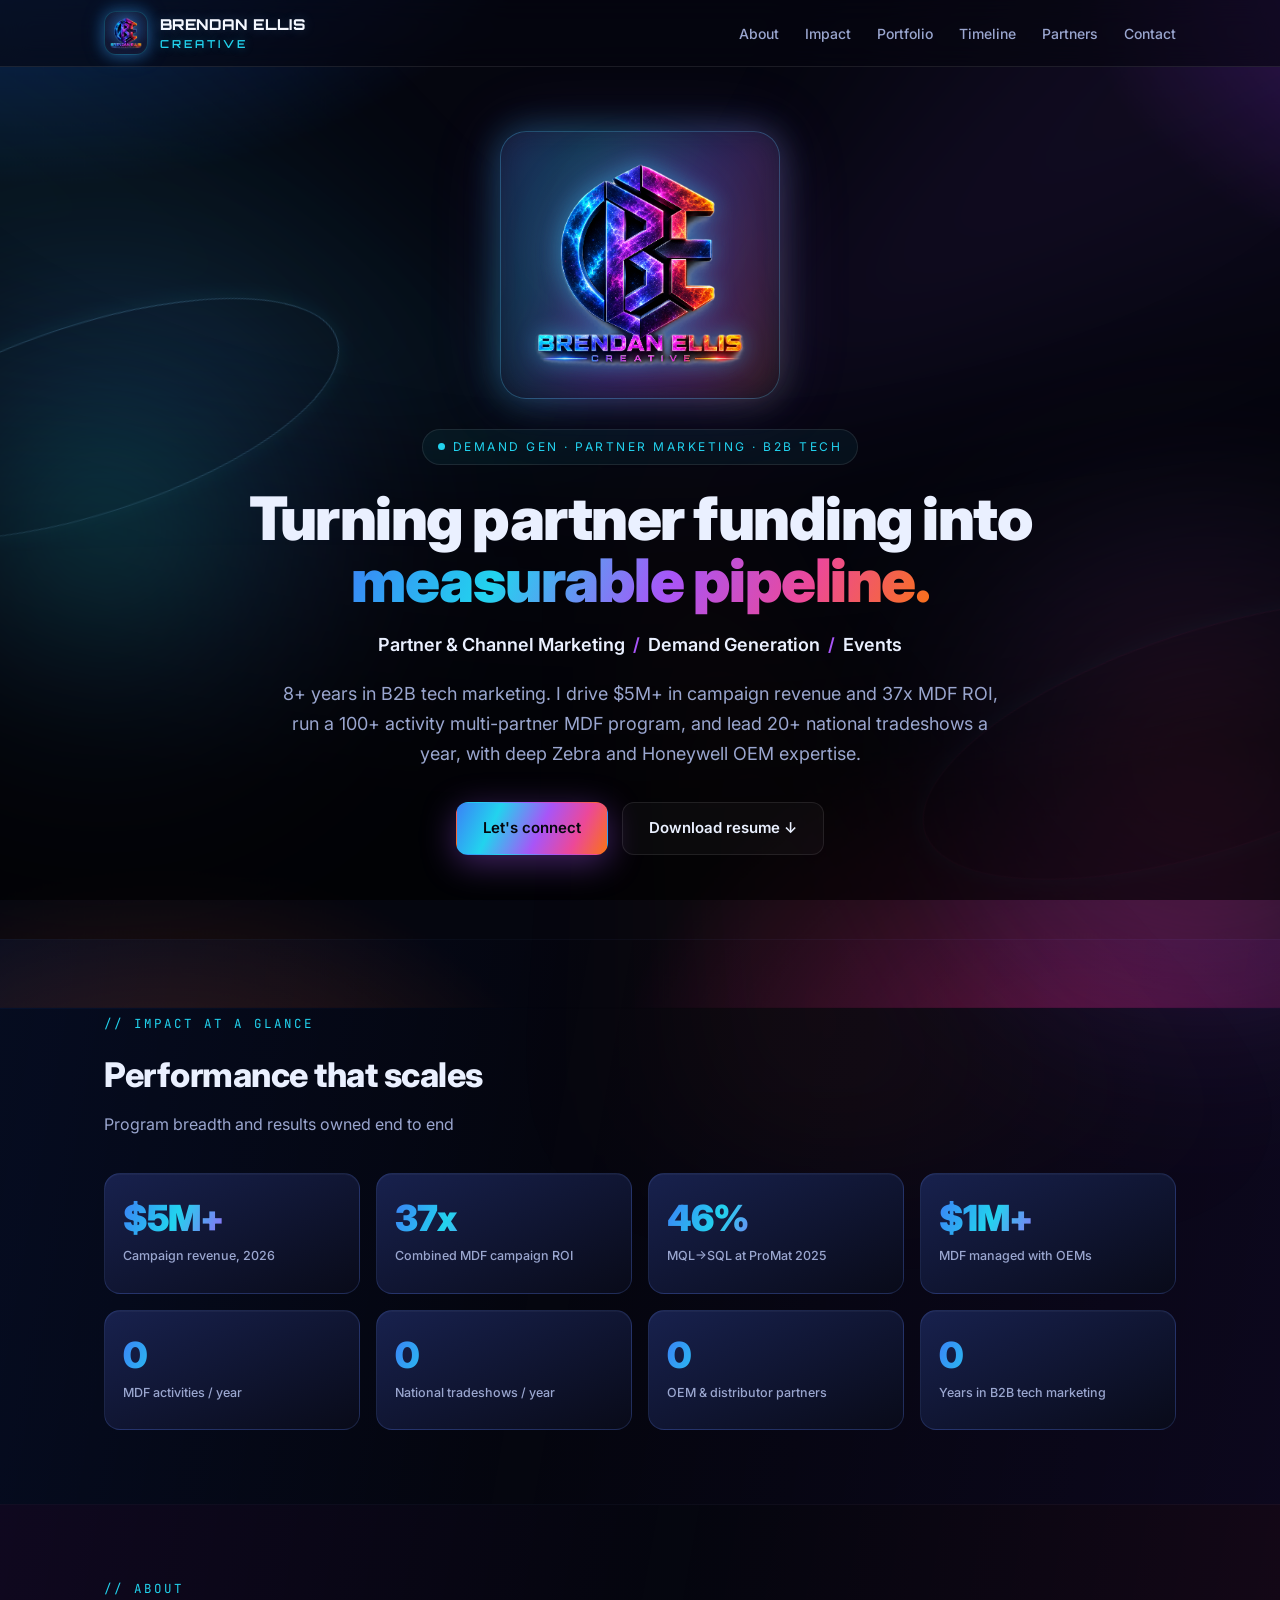
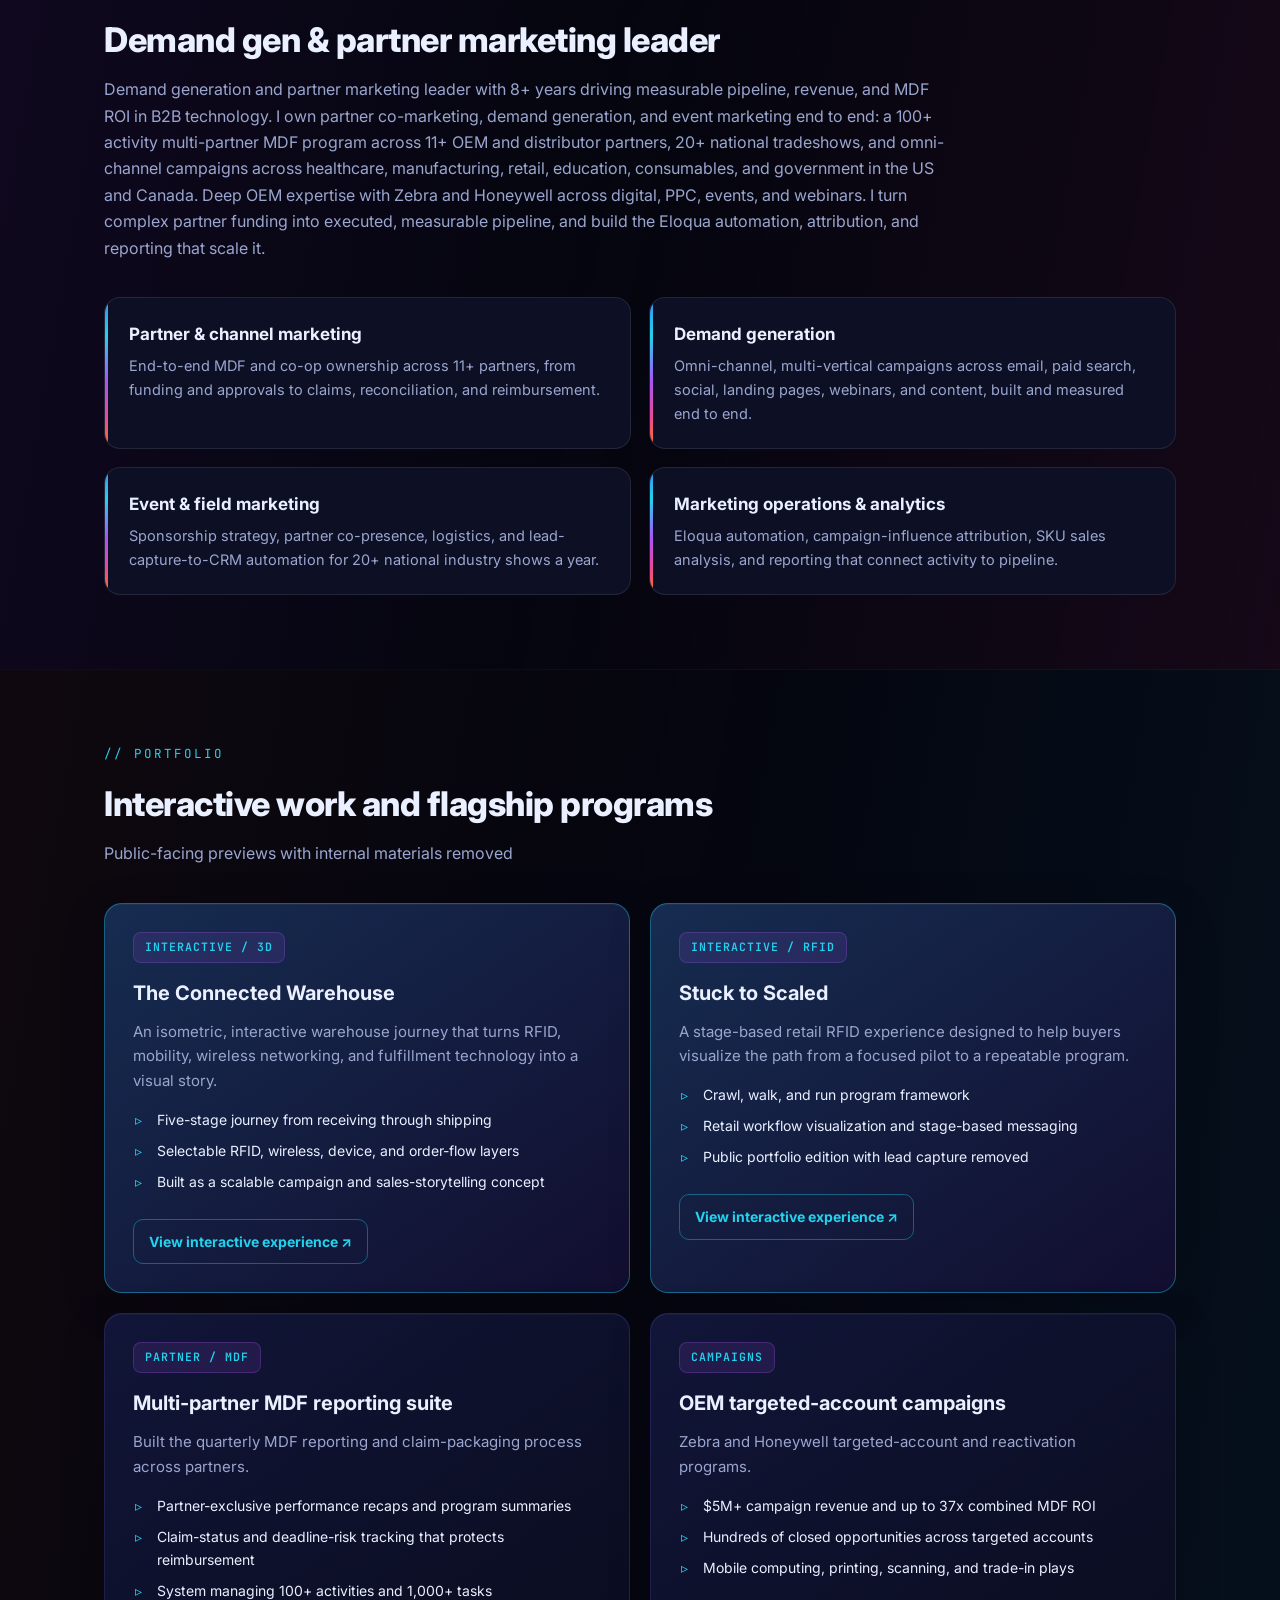
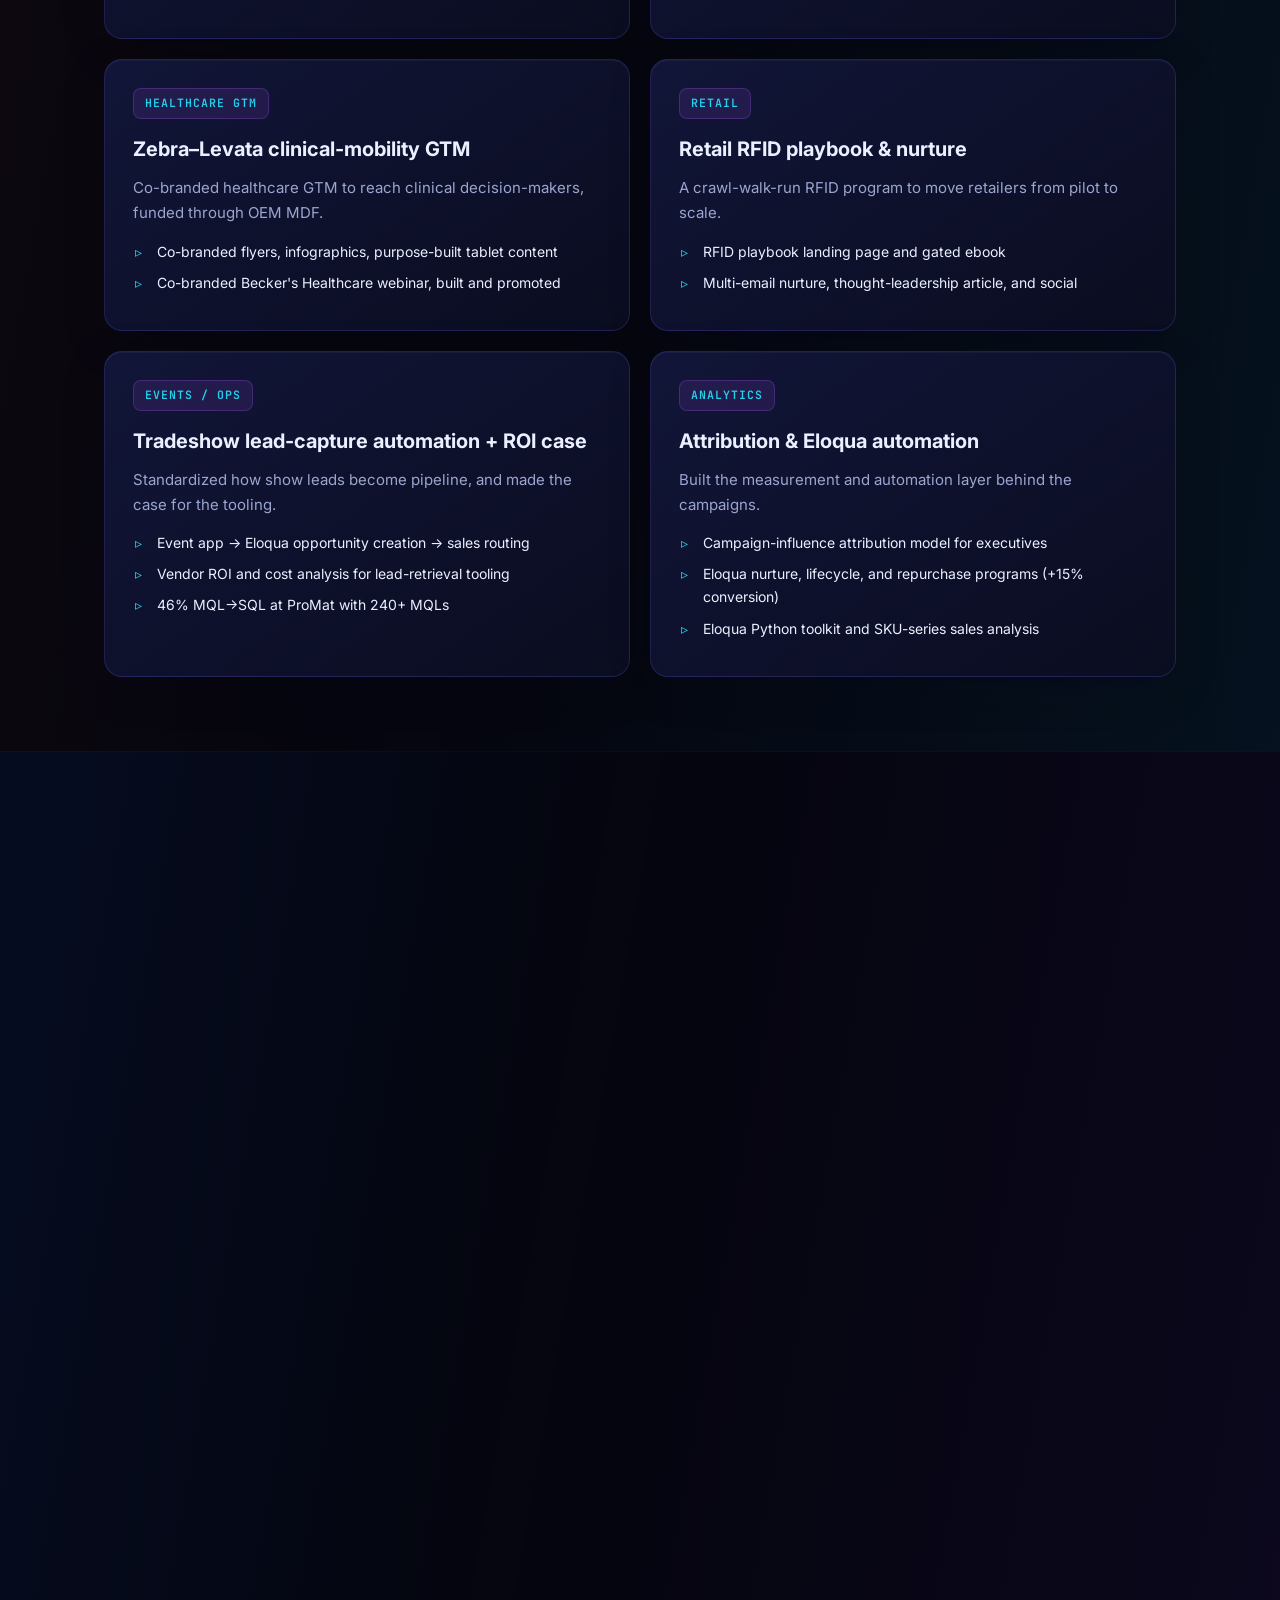
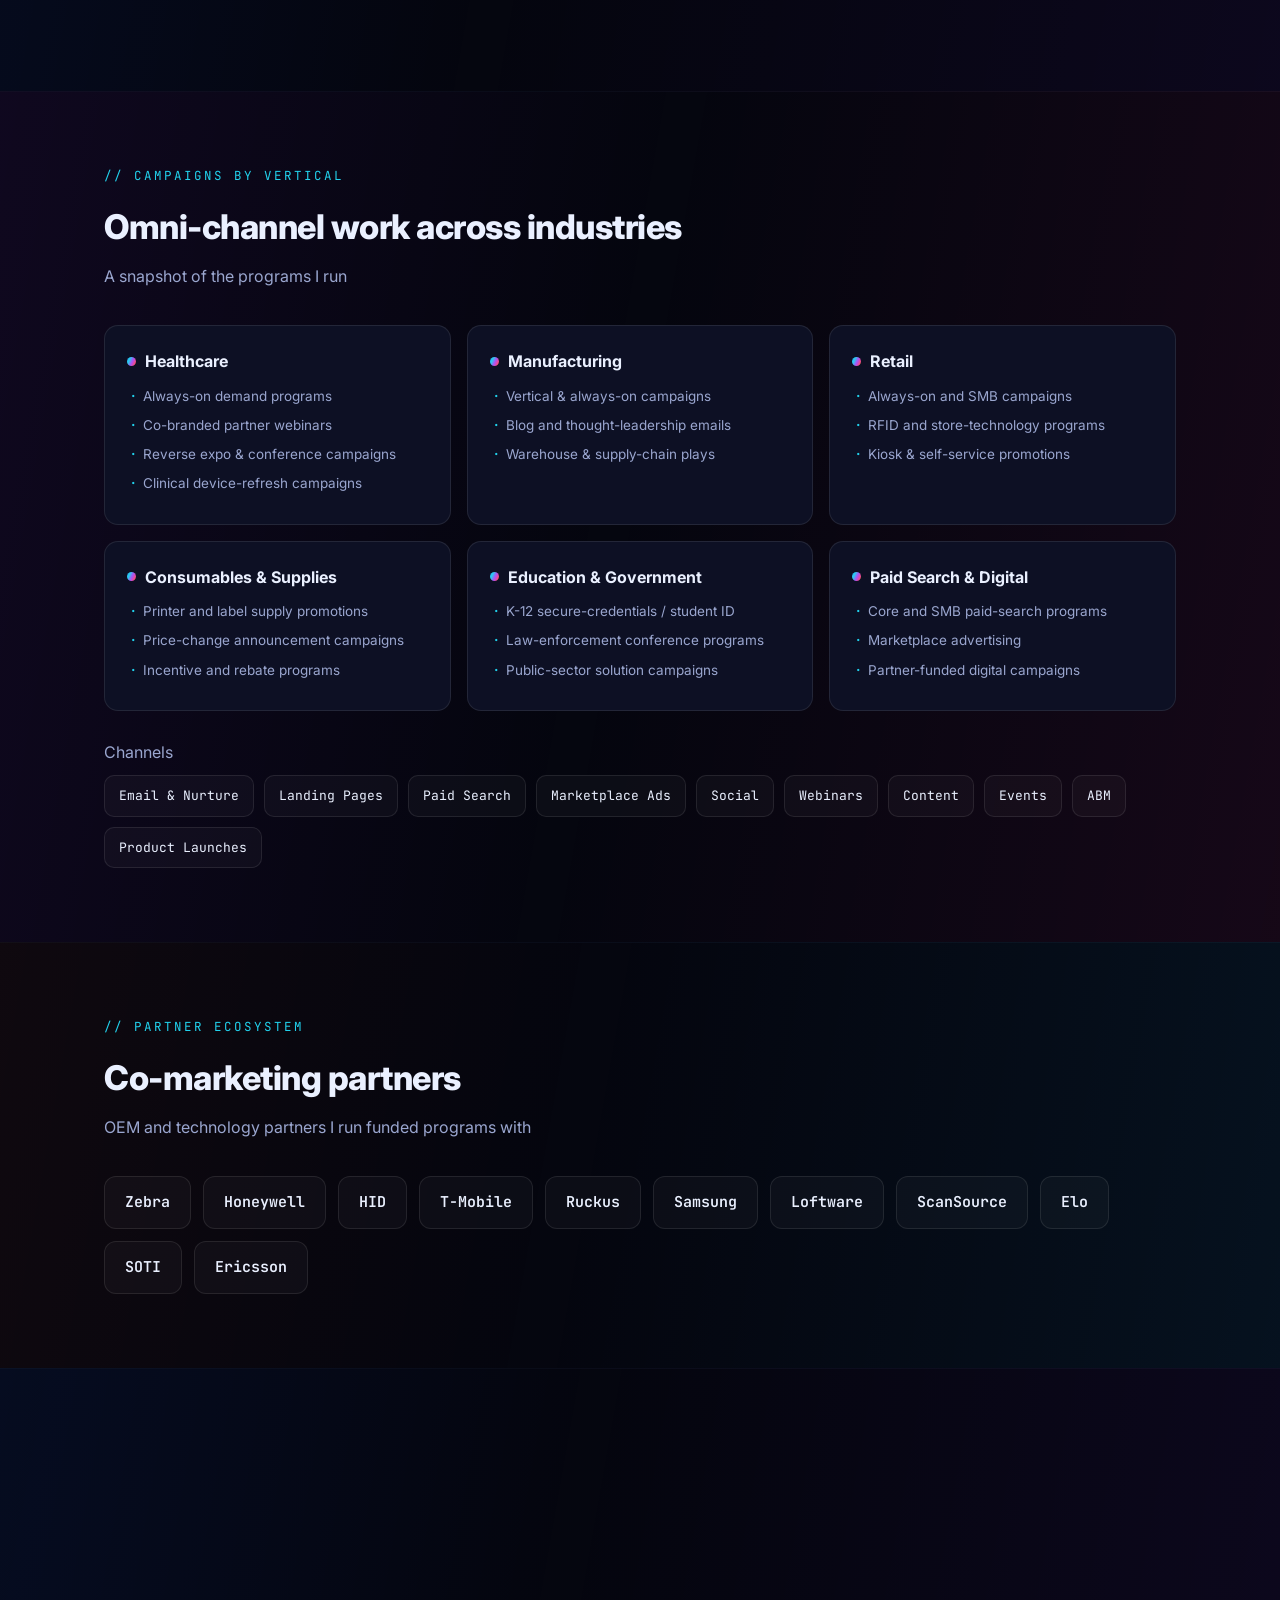
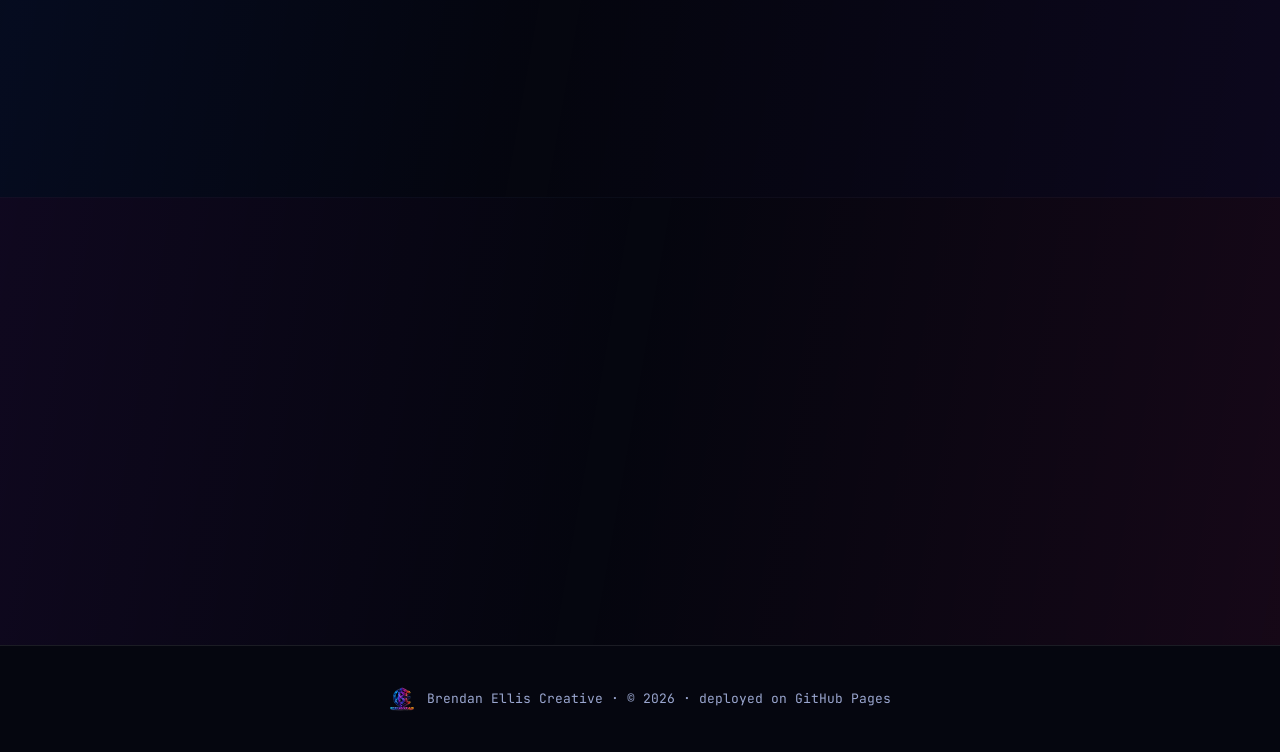
<file: index.html>
<!DOCTYPE html>
<html lang="en">
<head>
<meta charset="UTF-8">
<meta name="viewport" content="width=device-width, initial-scale=1.0">
<title>Brendan Ellis Creative — B2B Marketing Leader</title>
<meta name="description" content="Brendan Ellis Creative — Demand generation and partner marketing leader. MDF programs, national events, and omni-channel campaigns in B2B tech.">
<link rel="icon" type="image/png" href="BECV-dark-background.png">
<link rel="preconnect" href="https://fonts.googleapis.com">
<link rel="preconnect" href="https://fonts.gstatic.com" crossorigin>
<link href="https://fonts.googleapis.com/css2?family=Inter:wght@400;500;600;700;800;900&family=JetBrains+Mono:wght@400;500;600&family=Orbitron:wght@600;800&display=swap" rel="stylesheet">
<style>
  :root{
    --bg:#05060f; --bg2:#090b1a; --panel:#0d1024; --panel2:#12142e;
    --ink:#eaf0ff; --muted:#9aa6cf; --line:rgba(255,255,255,.09);
    --blue:#3b82f6; --cyan:#22d3ee; --violet:#a855f7; --magenta:#ec4899; --orange:#f97316;
    --grad:linear-gradient(115deg,#3b82f6 0%,#22d3ee 26%,#a855f7 55%,#ec4899 78%,#f97316 100%);
  }
  *{box-sizing:border-box;margin:0;padding:0}
  html{scroll-behavior:smooth}
  html{background:var(--bg)}
  body{font-family:'Inter',-apple-system,BlinkMacSystemFont,"Segoe UI",Roboto,sans-serif;color:var(--ink);background:transparent;line-height:1.65;overflow-x:hidden}
  a{color:var(--cyan);text-decoration:none}
  .wrap{max-width:1120px;margin:0 auto;padding:0 24px}
  .mono{font-family:'JetBrains Mono',monospace}
  .gtext{background:var(--grad);-webkit-background-clip:text;background-clip:text;-webkit-text-fill-color:transparent}

  /* space background */
  #stars{position:fixed;inset:0;z-index:-5;display:block}
  .nebula{position:fixed;inset:-12%;z-index:-4;background:
     radial-gradient(900px 620px at 12% -8%,rgba(25,105,255,.48),transparent 62%),
     radial-gradient(820px 560px at 108% 6%,rgba(155,45,255,.42),transparent 60%),
     radial-gradient(760px 620px at 78% 108%,rgba(255,35,145,.34),transparent 62%),
     radial-gradient(700px 560px at 20% 118%,rgba(255,95,15,.27),transparent 62%),
     var(--bg);animation:nebula-drift 28s ease-in-out infinite alternate;will-change:transform}
  .cosmic-cloud{position:fixed;width:52vw;height:52vw;min-width:460px;min-height:460px;border-radius:50%;z-index:-3;pointer-events:none;filter:blur(54px);opacity:.42;mix-blend-mode:screen;will-change:transform}
  .cloud-one{left:-18vw;top:22vh;background:radial-gradient(circle,rgba(34,211,238,.8),rgba(59,130,246,.28) 42%,transparent 70%);animation:cloud-one 24s ease-in-out infinite alternate}
  .cloud-two{right:-20vw;top:48vh;background:radial-gradient(circle,rgba(236,72,153,.72),rgba(168,85,247,.28) 42%,transparent 70%);animation:cloud-two 31s ease-in-out infinite alternate}
  .aurora{position:fixed;inset:-30%;z-index:-2;pointer-events:none;opacity:.25;background:conic-gradient(from 210deg at 50% 50%,transparent 0 15%,rgba(34,211,238,.34) 23%,transparent 31% 48%,rgba(168,85,247,.34) 57%,transparent 66% 79%,rgba(249,115,22,.24) 87%,transparent 94%);filter:blur(70px);animation:aurora-turn 38s linear infinite;will-change:transform}
  .orbit{position:fixed;z-index:-2;border:1px solid rgba(125,210,255,.24);border-radius:50%;pointer-events:none;transform:rotate(-18deg);box-shadow:0 0 20px rgba(34,211,238,.08)}
  .orbit-one{width:520px;height:190px;left:-170px;top:36vh;animation:orbit-pulse 9s ease-in-out infinite}
  .orbit-two{width:600px;height:220px;right:-230px;top:70vh;border-color:rgba(236,72,153,.10);animation:orbit-pulse 12s ease-in-out -4s infinite}
  .meteor{position:fixed;z-index:-1;width:150px;height:2px;pointer-events:none;opacity:0;background:linear-gradient(90deg,transparent,rgba(180,225,255,.85),#fff);border-radius:999px;filter:drop-shadow(0 0 6px rgba(80,190,255,.9));transform:rotate(-28deg)}
  .meteor::after{content:"";position:absolute;right:0;top:-2px;width:6px;height:6px;border-radius:50%;background:#fff;box-shadow:0 0 12px #7dd3fc}
  .meteor-one{top:18%;left:-190px;animation:shoot 11s linear 1s infinite}
  .meteor-two{top:58%;left:-220px;animation:shoot 15s linear 6s infinite}
  .meteor-three{top:82%;left:-180px;animation:shoot 19s linear 11s infinite}
  .vign{position:fixed;inset:0;z-index:-1;pointer-events:none;background:radial-gradient(120% 90% at 50% 0%,transparent 50%,rgba(0,0,0,.62) 100%)}
  @keyframes nebula-drift{0%{transform:translate3d(-2%,-1%,0) scale(1)}100%{transform:translate3d(3%,2%,0) scale(1.08)}}
  @keyframes aurora-turn{0%{transform:rotate(0deg) scale(1)}50%{transform:rotate(180deg) scale(1.1)}100%{transform:rotate(360deg) scale(1)}}
  @keyframes cloud-one{0%{transform:translate3d(-4%,0,0) scale(.9)}100%{transform:translate3d(28%,12%,0) scale(1.12)}}
  @keyframes cloud-two{0%{transform:translate3d(3%,8%,0) scale(1.05)}100%{transform:translate3d(-30%,-12%,0) scale(.88)}}
  @keyframes orbit-pulse{0%,100%{opacity:.28;transform:rotate(-18deg) scale(.96)}50%{opacity:.7;transform:rotate(-12deg) scale(1.05)}}
  @keyframes shoot{0%,82%{opacity:0;transform:translate3d(0,0,0) rotate(-28deg)}84%{opacity:1}92%{opacity:.9}100%{opacity:0;transform:translate3d(125vw,68vh,0) rotate(-28deg)}}

  /* nav */
  nav{position:sticky;top:0;z-index:30;background:rgba(5,6,15,.62);backdrop-filter:blur(14px);border-bottom:1px solid var(--line)}
  nav .wrap{display:flex;align-items:center;justify-content:space-between;height:66px}
  nav .brand{display:flex;align-items:center;gap:12px;font-weight:800;letter-spacing:.4px}
  nav .brand img{width:44px;height:44px;object-fit:contain;padding:4px;border:1px solid rgba(34,211,238,.24);border-radius:12px;background:radial-gradient(circle at 50% 35%,rgba(80,190,255,.22),rgba(14,18,44,.88) 70%);box-shadow:0 0 18px rgba(34,211,238,.16),inset 0 0 12px rgba(255,255,255,.04);filter:drop-shadow(0 0 8px rgba(59,130,246,.55))}
  nav .brand .bt{font-family:'Orbitron',sans-serif;font-size:15px;color:#f5f8ff;text-shadow:0 0 12px rgba(120,200,255,.22)}
  nav .brand .bt .c{color:var(--cyan);font-weight:600;font-size:11px;letter-spacing:3px;display:block;margin-top:-2px;text-shadow:0 0 10px rgba(34,211,238,.34)}
  nav .links a{color:var(--muted);margin-left:22px;font-size:14px;font-weight:500;transition:.2s}
  nav .links a:hover{color:var(--ink)}

  /* hero */
  header.hero{position:relative;padding:64px 0 84px;text-align:center}
  .logo-frame{position:relative;display:inline-flex;align-items:center;justify-content:center;margin:0 auto 30px;padding:18px 24px;border:1px solid rgba(90,210,255,.30);border-radius:26px;background:radial-gradient(circle at 50% 35%,rgba(65,175,255,.24),rgba(22,26,60,.76) 64%,rgba(8,10,28,.90) 100%);box-shadow:0 0 38px rgba(34,211,238,.20),0 0 76px rgba(168,85,247,.14),inset 0 0 28px rgba(255,255,255,.045);backdrop-filter:blur(10px);animation:hover 6s ease-in-out infinite}
  .logo-frame::before{content:"";position:absolute;inset:-2px;border-radius:28px;background:var(--grad);opacity:.18;filter:blur(16px);z-index:-1}
  .logo-badge{display:block;width:230px;height:auto;filter:drop-shadow(0 0 11px rgba(34,211,238,.42)) drop-shadow(0 0 25px rgba(168,85,247,.28))}
  @keyframes hover{0%,100%{transform:translateY(0)}50%{transform:translateY(-8px)}}
  .eyebrow{display:inline-flex;align-items:center;gap:8px;font-size:12px;letter-spacing:2.5px;text-transform:uppercase;color:var(--cyan);border:1px solid var(--line);background:rgba(34,211,238,.06);padding:7px 15px;border-radius:999px}
  .eyebrow .pulse{width:7px;height:7px;border-radius:50%;background:var(--cyan);animation:pulse 2s infinite}
  @keyframes pulse{0%{box-shadow:0 0 0 0 rgba(34,211,238,.5)}70%{box-shadow:0 0 0 10px rgba(34,211,238,0)}100%{box-shadow:0 0 0 0 rgba(34,211,238,0)}}
  header.hero h1{font-size:60px;line-height:1.04;font-weight:900;letter-spacing:-1.5px;margin:22px 0 0}
  header.hero .role{font-size:18px;margin-top:18px;color:var(--ink);font-weight:600}
  header.hero .role .sep{color:var(--violet);margin:0 8px}
  header.hero p.lede{margin:20px auto 0;max-width:720px;font-size:18px;color:var(--muted)}
  .cta{margin-top:34px;display:flex;gap:14px;flex-wrap:wrap;justify-content:center}
  .btn{display:inline-flex;align-items:center;gap:8px;padding:13px 26px;border-radius:12px;font-weight:600;font-size:15px;transition:.2s;border:1px solid transparent}
  .btn-primary{background:var(--grad);color:#05070d;box-shadow:0 8px 34px rgba(168,85,247,.4)}
  .btn-primary:hover{transform:translateY(-2px);box-shadow:0 12px 46px rgba(236,72,153,.5)}
  .btn-ghost{border-color:var(--line);color:var(--ink);background:rgba(255,255,255,.03)}
  .btn-ghost:hover{border-color:var(--cyan);color:var(--cyan);transform:translateY(-2px)}

  section{position:relative;padding:74px 0;border-top:1px solid rgba(120,170,255,.04)}
  section:nth-of-type(3n+1){background:linear-gradient(100deg,rgba(20,95,255,.075),transparent 44%,rgba(140,45,255,.06))}
  section:nth-of-type(3n+2){background:linear-gradient(100deg,rgba(170,45,255,.065),transparent 48%,rgba(255,40,140,.07))}
  section:nth-of-type(3n){background:linear-gradient(100deg,rgba(255,85,20,.045),transparent 45%,rgba(25,190,255,.065))}
  .kicker{font-family:'JetBrains Mono',monospace;font-size:12.5px;letter-spacing:2px;text-transform:uppercase;color:var(--cyan);margin-bottom:12px}
  section h2{font-size:34px;font-weight:800;letter-spacing:-.5px;margin-bottom:8px}
  section .sub{color:var(--muted);margin-bottom:36px;font-size:16px}

  .stats{display:grid;grid-template-columns:repeat(4,1fr);gap:16px}
  .stat{position:relative;background:linear-gradient(155deg,rgba(25,35,82,.94),rgba(9,11,26,.96));border:1px solid rgba(105,145,255,.18);border-radius:16px;padding:26px 18px;overflow:hidden;transition:.25s;box-shadow:inset 0 1px 0 rgba(255,255,255,.035)}
  .stat::before{content:"";position:absolute;inset:0;background:var(--grad);opacity:0;transition:.3s}
  .stat:hover{transform:translateY(-3px);border-color:rgba(168,85,247,.45)}
  .stat:hover::before{opacity:.07}
  .stat .num{font-size:36px;font-weight:900;letter-spacing:-1px;line-height:1}
  .stat .lab{margin-top:10px;font-size:12.5px;color:var(--muted);font-weight:500;position:relative}

  .pillars{display:grid;grid-template-columns:repeat(2,1fr);gap:18px}
  .pillar{background:var(--panel);border:1px solid var(--line);border-radius:16px;padding:22px 24px;position:relative;overflow:hidden}
  .pillar::after{content:"";position:absolute;left:0;top:0;bottom:0;width:3px;background:var(--grad)}
  .pillar h3{font-size:17px;margin-bottom:6px}
  .pillar p{font-size:14.5px;color:var(--muted)}

  .cards{display:grid;grid-template-columns:repeat(2,1fr);gap:20px}
  .card{position:relative;background:linear-gradient(145deg,rgba(18,22,58,.96),rgba(11,13,33,.96));border:1px solid rgba(125,105,255,.19);border-radius:18px;padding:28px;transition:.25s;overflow:hidden;box-shadow:0 12px 42px rgba(5,5,20,.22),inset 0 1px 0 rgba(255,255,255,.035)}
  .card::before{content:"";position:absolute;inset:-1px;border-radius:18px;padding:1px;background:var(--grad);-webkit-mask:linear-gradient(#000 0 0) content-box,linear-gradient(#000 0 0);-webkit-mask-composite:xor;mask-composite:exclude;opacity:0;transition:.25s}
  .card:hover{transform:translateY(-4px);background:var(--panel2)}
  .card:hover::before{opacity:1}
  .card .tag{display:inline-block;font-family:'JetBrains Mono',monospace;background:rgba(168,85,247,.12);color:var(--cyan);font-size:11.5px;font-weight:600;letter-spacing:1px;text-transform:uppercase;padding:5px 11px;border-radius:8px;margin-bottom:14px;border:1px solid rgba(168,85,247,.25)}
  .card h3{font-size:20px;margin-bottom:10px}
  .card p{color:var(--muted);font-size:15px}
  .card ul{margin:14px 0 0 2px;list-style:none}
  .card li{font-size:14px;color:var(--ink);margin-bottom:8px;padding-left:22px;position:relative}
  .card li::before{content:"▹";position:absolute;left:0;color:var(--cyan)}
  .card.featured{border-color:rgba(34,211,238,.38);background:linear-gradient(145deg,rgba(22,45,82,.98),rgba(18,14,48,.98))}
  .card-link{display:inline-flex;align-items:center;gap:8px;margin-top:18px;padding:10px 15px;border:1px solid rgba(34,211,238,.38);border-radius:10px;color:var(--cyan);font-weight:700;font-size:14px;position:relative;z-index:2}
  .card-link:hover{background:rgba(34,211,238,.10);border-color:var(--cyan);transform:translateY(-1px)}

  /* timeline */
  .timeline{position:relative;margin-top:8px;padding-left:34px}
  .timeline::before{content:"";position:absolute;left:9px;top:6px;bottom:6px;width:2px;background:var(--grad)}
  .tl{position:relative;padding:0 0 26px 6px}
  .tl:last-child{padding-bottom:0}
  .tl .node{position:absolute;left:-34px;top:3px;width:20px;height:20px;border-radius:50%;background:var(--bg);border:2px solid var(--cyan);box-shadow:0 0 14px rgba(34,211,238,.6)}
  .tl .node::after{content:"";position:absolute;inset:4px;border-radius:50%;background:var(--grad)}
  .tl .when{font-family:'JetBrains Mono',monospace;font-size:12.5px;color:var(--cyan)}
  .tl h4{font-size:17px;margin:3px 0 2px}
  .tl .co{color:var(--violet);font-weight:600;font-size:14.5px}
  .tl p{color:var(--muted);font-size:14px;margin-top:5px}

  .vgrid{display:grid;grid-template-columns:repeat(3,1fr);gap:16px}
  .vcard{background:var(--panel);border:1px solid var(--line);border-radius:14px;padding:22px;transition:.2s}
  .vcard:hover{border-color:rgba(236,72,153,.45);transform:translateY(-2px)}
  .vcard h4{font-size:16px;margin-bottom:10px;display:flex;align-items:center;gap:9px}
  .vcard .dot{width:9px;height:9px;border-radius:50%;background:var(--grad)}
  .vcard ul{list-style:none}
  .vcard li{font-size:13.5px;color:var(--muted);margin-bottom:7px;padding-left:16px;position:relative}
  .vcard li::before{content:"·";position:absolute;left:4px;color:var(--cyan);font-weight:700}

  .taglist{display:flex;flex-wrap:wrap;gap:10px;margin-top:8px}
  .pill{font-family:'JetBrains Mono',monospace;background:rgba(255,255,255,.03);border:1px solid var(--line);color:var(--ink);padding:9px 14px;border-radius:10px;font-size:13px;transition:.2s}
  .pill:hover{border-color:var(--cyan);color:var(--cyan)}
  .chips{display:flex;flex-wrap:wrap;gap:10px}
  .chip{background:rgba(255,255,255,.03);border:1px solid var(--line);color:var(--ink);padding:10px 15px;border-radius:999px;font-size:14px;font-weight:500;transition:.2s}
  .chip:hover{border-color:var(--violet);color:#fff;transform:translateY(-2px)}
  .partners{display:flex;flex-wrap:wrap;gap:12px;margin-top:6px}
  .plogo{font-family:'JetBrains Mono',monospace;border:1px solid var(--line);background:rgba(255,255,255,.03);color:var(--ink);font-weight:600;padding:13px 20px;border-radius:12px;font-size:15px;transition:.2s}
  .plogo:hover{border-color:var(--cyan);color:var(--cyan);box-shadow:0 0 22px rgba(34,211,238,.16);transform:translateY(-2px)}

  .contact-wrap{background:linear-gradient(135deg,var(--panel),var(--bg2));border:1px solid var(--line);border-radius:24px;padding:52px;text-align:center;position:relative;overflow:hidden}
  .contact-wrap::before{content:"";position:absolute;inset:0;background:var(--grad);opacity:.06}
  .contact{display:flex;flex-wrap:wrap;gap:14px;justify-content:center;margin-top:22px;position:relative}
  .contact a{background:rgba(255,255,255,.04);border:1px solid var(--line);color:var(--ink);padding:13px 24px;border-radius:12px;font-weight:600;transition:.2s}
  .contact a:hover{border-color:var(--cyan);color:var(--cyan);transform:translateY(-2px)}
  .contact a.primary{background:var(--grad);color:#05070d;border:none}

  footer{padding:40px 0;text-align:center;color:var(--muted);font-size:13px;border-top:1px solid var(--line);font-family:'JetBrains Mono',monospace;display:flex;align-items:center;justify-content:center;gap:12px}
  footer img{width:26px;height:26px;opacity:.9}

  .reveal{opacity:0;transform:translateY(24px);transition:opacity .7s cubic-bezier(.2,.7,.2,1),transform .7s cubic-bezier(.2,.7,.2,1)}
  .reveal.in{opacity:1;transform:none}

  @media(max-width:860px){
    .stats{grid-template-columns:repeat(2,1fr)}.cards,.pillars{grid-template-columns:1fr}.vgrid{grid-template-columns:1fr}
    header.hero h1{font-size:40px}nav .links{display:none}section{padding:56px 0}.contact-wrap{padding:34px 20px}
    .logo-frame{padding:14px 17px;border-radius:22px;margin-bottom:26px}.logo-badge{width:190px}
  }
  @media (prefers-reduced-motion:reduce){
    html{scroll-behavior:auto}
    .nebula,.cosmic-cloud,.aurora,.orbit,.meteor,.logo-frame,.eyebrow .pulse{animation:none!important}
    .meteor{display:none}
    .reveal{opacity:1;transform:none;transition:none}
  }
</style>
</head>
<body>
<canvas id="stars"></canvas>
<div class="nebula"></div>
<div class="cosmic-cloud cloud-one"></div>
<div class="cosmic-cloud cloud-two"></div>
<div class="aurora"></div>
<div class="orbit orbit-one"></div>
<div class="orbit orbit-two"></div>
<div class="meteor meteor-one"></div>
<div class="meteor meteor-two"></div>
<div class="meteor meteor-three"></div>
<div class="vign"></div>

<nav><div class="wrap">
  <span class="brand"><img src="BECV-dark-background.png" alt="Brendan Ellis Creative logo"><span class="bt">BRENDAN ELLIS<span class="c">CREATIVE</span></span></span>
  <div class="links">
    <a href="#about">About</a>
    <a href="#impact">Impact</a>
    <a href="#projects">Portfolio</a>
    <a href="#timeline">Timeline</a>
    <a href="#partners">Partners</a>
    <a href="#contact">Contact</a>
  </div>
</div></nav>

<header class="hero"><div class="wrap">
  <div class="logo-frame"><img class="logo-badge" src="BECV-dark-background.png" alt="Brendan Ellis Creative"></div>
  <div><span class="eyebrow"><span class="pulse"></span>Demand Gen · Partner Marketing · B2B Tech</span></div>
  <h1>Turning partner funding into <span class="gtext">measurable pipeline.</span></h1>
  <div class="role">Partner &amp; Channel Marketing<span class="sep">/</span>Demand Generation<span class="sep">/</span>Events</div>
  <p class="lede">8+ years in B2B tech marketing. I drive $5M+ in campaign revenue and 37x MDF ROI, run a 100+ activity multi-partner MDF program, and lead 20+ national tradeshows a year, with deep Zebra and Honeywell OEM expertise.</p>
  <div class="cta">
    <a class="btn btn-primary" href="#contact">Let's connect</a>
    <a class="btn btn-ghost" href="Brendan_Ellis_Resume.pdf">Download resume ↓</a>
  </div>
</div></header>

<section id="impact"><div class="wrap reveal">
  <div class="kicker">// impact at a glance</div>
  <h2>Performance that scales</h2>
  <p class="sub">Program breadth and results owned end to end</p>
  <div class="stats">
    <div class="stat"><div class="num gtext">$5M+</div><div class="lab">Campaign revenue, 2026</div></div>
    <div class="stat"><div class="num gtext">37x</div><div class="lab">Combined MDF campaign ROI</div></div>
    <div class="stat"><div class="num gtext">46%</div><div class="lab">MQL→SQL at ProMat 2025</div></div>
    <div class="stat"><div class="num gtext">$1M+</div><div class="lab">MDF managed with OEMs</div></div>
    <div class="stat"><div class="num gtext" data-count="100" data-suffix="+">0</div><div class="lab">MDF activities / year</div></div>
    <div class="stat"><div class="num gtext" data-count="20" data-suffix="+">0</div><div class="lab">National tradeshows / year</div></div>
    <div class="stat"><div class="num gtext" data-count="11" data-suffix="+">0</div><div class="lab">OEM &amp; distributor partners</div></div>
    <div class="stat"><div class="num gtext" data-count="8" data-suffix="+">0</div><div class="lab">Years in B2B tech marketing</div></div>
  </div>
</div></section>

<section id="about"><div class="wrap reveal">
  <div class="kicker">// about</div>
  <h2>Demand gen &amp; partner marketing leader</h2>
  <p class="sub" style="max-width:850px">
    Demand generation and partner marketing leader with 8+ years driving measurable pipeline, revenue, and MDF ROI in B2B technology. I own partner co-marketing, demand generation, and event marketing end to end: a 100+ activity multi-partner MDF program across 11+ OEM and distributor partners, 20+ national tradeshows, and omni-channel campaigns across healthcare, manufacturing, retail, education, consumables, and government in the US and Canada. Deep OEM expertise with Zebra and Honeywell across digital, PPC, events, and webinars. I turn complex partner funding into executed, measurable pipeline, and build the Eloqua automation, attribution, and reporting that scale it.
  </p>
  <div class="pillars">
    <div class="pillar"><h3>Partner &amp; channel marketing</h3><p>End-to-end MDF and co-op ownership across 11+ partners, from funding and approvals to claims, reconciliation, and reimbursement.</p></div>
    <div class="pillar"><h3>Demand generation</h3><p>Omni-channel, multi-vertical campaigns across email, paid search, social, landing pages, webinars, and content, built and measured end to end.</p></div>
    <div class="pillar"><h3>Event &amp; field marketing</h3><p>Sponsorship strategy, partner co-presence, logistics, and lead-capture-to-CRM automation for 20+ national industry shows a year.</p></div>
    <div class="pillar"><h3>Marketing operations &amp; analytics</h3><p>Eloqua automation, campaign-influence attribution, SKU sales analysis, and reporting that connect activity to pipeline.</p></div>
  </div>
</div></section>

<section id="projects"><div class="wrap reveal">
  <div class="kicker">// portfolio</div>
  <h2>Interactive work and flagship programs</h2>
  <p class="sub">Public-facing previews with internal materials removed</p>
  <div class="cards">
    <div class="card featured"><span class="tag">Interactive / 3D</span><h3>The Connected Warehouse</h3><p>An isometric, interactive warehouse journey that turns RFID, mobility, wireless networking, and fulfillment technology into a visual story.</p><ul><li>Five-stage journey from receiving through shipping</li><li>Selectable RFID, wireless, device, and order-flow layers</li><li>Built as a scalable campaign and sales-storytelling concept</li></ul><a class="card-link" href="portfolio/connected-warehouse/" target="_blank" rel="noopener">View interactive experience ↗</a></div>
    <div class="card featured"><span class="tag">Interactive / RFID</span><h3>Stuck to Scaled</h3><p>A stage-based retail RFID experience designed to help buyers visualize the path from a focused pilot to a repeatable program.</p><ul><li>Crawl, walk, and run program framework</li><li>Retail workflow visualization and stage-based messaging</li><li>Public portfolio edition with lead capture removed</li></ul><a class="card-link" href="portfolio/stuck-to-scaled/?v=1e2bd6a" target="_blank" rel="noopener">View interactive experience ↗</a></div>
    <div class="card"><span class="tag">Partner / MDF</span><h3>Multi-partner MDF reporting suite</h3><p>Built the quarterly MDF reporting and claim-packaging process across partners.</p><ul><li>Partner-exclusive performance recaps and program summaries</li><li>Claim-status and deadline-risk tracking that protects reimbursement</li><li>System managing 100+ activities and 1,000+ tasks</li></ul></div>
    <div class="card"><span class="tag">Campaigns</span><h3>OEM targeted-account campaigns</h3><p>Zebra and Honeywell targeted-account and reactivation programs.</p><ul><li>$5M+ campaign revenue and up to 37x combined MDF ROI</li><li>Hundreds of closed opportunities across targeted accounts</li><li>Mobile computing, printing, scanning, and trade-in plays</li></ul></div>
    <div class="card"><span class="tag">Healthcare GTM</span><h3>Zebra–Levata clinical-mobility GTM</h3><p>Co-branded healthcare GTM to reach clinical decision-makers, funded through OEM MDF.</p><ul><li>Co-branded flyers, infographics, purpose-built tablet content</li><li>Co-branded Becker's Healthcare webinar, built and promoted</li></ul></div>
    <div class="card"><span class="tag">Retail</span><h3>Retail RFID playbook &amp; nurture</h3><p>A crawl-walk-run RFID program to move retailers from pilot to scale.</p><ul><li>RFID playbook landing page and gated ebook</li><li>Multi-email nurture, thought-leadership article, and social</li></ul></div>
    <div class="card"><span class="tag">Events / Ops</span><h3>Tradeshow lead-capture automation + ROI case</h3><p>Standardized how show leads become pipeline, and made the case for the tooling.</p><ul><li>Event app → Eloqua opportunity creation → sales routing</li><li>Vendor ROI and cost analysis for lead-retrieval tooling</li><li>46% MQL→SQL at ProMat with 240+ MQLs</li></ul></div>
    <div class="card"><span class="tag">Analytics</span><h3>Attribution &amp; Eloqua automation</h3><p>Built the measurement and automation layer behind the campaigns.</p><ul><li>Campaign-influence attribution model for executives</li><li>Eloqua nurture, lifecycle, and repurchase programs (+15% conversion)</li><li>Eloqua Python toolkit and SKU-series sales analysis</li></ul></div>
  </div>
</div></section>

<section id="timeline"><div class="wrap reveal">
  <div class="kicker">// career timeline</div>
  <h2>8+ years, one trajectory</h2>
  <p class="sub">From customer success to demand gen and partner marketing leadership</p>
  <div class="timeline">
    <div class="tl"><span class="node"></span><div class="when">Jan 2024 – Present</div><h4>Demand Generation Specialist</h4><div class="co">Levata (formerly Barcodes, Inc.)</div><p>Own multichannel demand gen, the multi-partner MDF program, and 30+ annual events; $5M+ 2026 campaign revenue and up to 37x MDF ROI.</p></div>
    <div class="tl"><span class="node"></span><div class="when">Apr 2021 – Dec 2023</div><h4>Marketing Healthcare / ISV Specialist</h4><div class="co">Barcodes, Inc. (a Levata company)</div><p>ISV partner onboarding, co-branded launches, and webinar programs; 15% YoY Zebra mobile computing growth and 22% healthcare pipeline lift.</p></div>
    <div class="tl"><span class="node"></span><div class="when">Feb 2019 – Apr 2021</div><h4>Customer Success &amp; Marketing Specialist</h4><div class="co">Emkat (acquired by Barcodes)</div><p>Enterprise account management, MDF and co-marketing programs, and an Android migration campaign generating $200K+ in new revenue.</p></div>
    <div class="tl"><span class="node"></span><div class="when">Jun 2018 – Nov 2018</div><h4>Marketing &amp; Events Manager</h4><div class="co">Wild Prairie Harley-Davidson</div><p>Owned the full marketing budget; multi-event programs drawing 400+ attendees and 30% social engagement growth.</p></div>
    <div class="tl"><span class="node"></span><div class="when">2013 – Oct 2017</div><h4>Marketing Coordinator</h4><div class="co">Lundstrum Performing Arts</div><p>Multichannel campaigns raising $200K+ for annual galas; led a rebrand and site update driving a 40% traffic lift and 3x social growth.</p></div>
  </div>
</div></section>

<section id="campaigns"><div class="wrap reveal">
  <div class="kicker">// campaigns by vertical</div>
  <h2>Omni-channel work across industries</h2>
  <p class="sub">A snapshot of the programs I run</p>
  <div class="vgrid">
    <div class="vcard"><h4><span class="dot"></span>Healthcare</h4><ul><li>Always-on demand programs</li><li>Co-branded partner webinars</li><li>Reverse expo &amp; conference campaigns</li><li>Clinical device-refresh campaigns</li></ul></div>
    <div class="vcard"><h4><span class="dot"></span>Manufacturing</h4><ul><li>Vertical &amp; always-on campaigns</li><li>Blog and thought-leadership emails</li><li>Warehouse &amp; supply-chain plays</li></ul></div>
    <div class="vcard"><h4><span class="dot"></span>Retail</h4><ul><li>Always-on and SMB campaigns</li><li>RFID and store-technology programs</li><li>Kiosk &amp; self-service promotions</li></ul></div>
    <div class="vcard"><h4><span class="dot"></span>Consumables &amp; Supplies</h4><ul><li>Printer and label supply promotions</li><li>Price-change announcement campaigns</li><li>Incentive and rebate programs</li></ul></div>
    <div class="vcard"><h4><span class="dot"></span>Education &amp; Government</h4><ul><li>K-12 secure-credentials / student ID</li><li>Law-enforcement conference programs</li><li>Public-sector solution campaigns</li></ul></div>
    <div class="vcard"><h4><span class="dot"></span>Paid Search &amp; Digital</h4><ul><li>Core and SMB paid-search programs</li><li>Marketplace advertising</li><li>Partner-funded digital campaigns</li></ul></div>
  </div>
  <p class="sub" style="margin:28px 0 10px">Channels</p>
  <div class="taglist"><span class="pill">Email &amp; Nurture</span><span class="pill">Landing Pages</span><span class="pill">Paid Search</span><span class="pill">Marketplace Ads</span><span class="pill">Social</span><span class="pill">Webinars</span><span class="pill">Content</span><span class="pill">Events</span><span class="pill">ABM</span><span class="pill">Product Launches</span></div>
</div></section>

<section id="partners"><div class="wrap reveal">
  <div class="kicker">// partner ecosystem</div>
  <h2>Co-marketing partners</h2>
  <p class="sub">OEM and technology partners I run funded programs with</p>
  <div class="partners"><span class="plogo">Zebra</span><span class="plogo">Honeywell</span><span class="plogo">HID</span><span class="plogo">T-Mobile</span><span class="plogo">Ruckus</span><span class="plogo">Samsung</span><span class="plogo">Loftware</span><span class="plogo">ScanSource</span><span class="plogo">Elo</span><span class="plogo">SOTI</span><span class="plogo">Ericsson</span></div>
</div></section>

<section id="skills"><div class="wrap reveal">
  <div class="kicker">// skills &amp; stack</div>
  <h2>What I bring, and what I run it on</h2>
  <p class="sub"></p>
  <div class="chips"><span class="chip">Partner &amp; Channel Marketing</span><span class="chip">MDF / Co-Op Management</span><span class="chip">Demand Generation</span><span class="chip">Account-Based Marketing</span><span class="chip">Event &amp; Tradeshow Marketing</span><span class="chip">Sales Enablement</span><span class="chip">Campaign Attribution</span><span class="chip">Marketing Operations</span><span class="chip">Eloqua</span><span class="chip">HubSpot</span><span class="chip">Salesforce</span><span class="chip">NetSuite / CRM</span><span class="chip">Google Ads / GA4</span><span class="chip">ZoomInfo</span><span class="chip">LinkedIn Ads</span><span class="chip">Python</span><span class="chip">ClickUp</span></div>
</div></section>

<section id="contact"><div class="wrap reveal">
  <div class="contact-wrap">
    <div class="kicker" style="position:relative">// get in touch</div>
    <h2 style="font-size:30px">Let's build something that scales.</h2>
    <p class="sub" style="margin:8px 0 0;position:relative">Open to senior B2B marketing and partner marketing leadership conversations</p>
    <div class="contact">
      <a class="primary" href="mailto:bellis3250@gmail.com">Email me</a>
      <a href="https://www.linkedin.com/in/brendan-ellis-marketing-professional/" target="_blank" rel="noopener">LinkedIn</a>
      <a href="Brendan_Ellis_Resume.pdf">Resume (PDF)</a>
    </div>
  </div>
</div></section>

<footer><img src="BECV-dark-background.png" alt="BE Creative"> Brendan Ellis Creative · © 2026 · deployed on GitHub Pages</footer>

<script>
  // starfield
  const cv=document.getElementById('stars'),ctx=cv.getContext('2d');let W,H,stars;
  const reduceMotion=matchMedia('(prefers-reduced-motion: reduce)').matches;
  function resize(){W=cv.width=innerWidth;H=cv.height=innerHeight;stars=Array.from({length:Math.min(340,Math.floor(W*H/6200))},()=>({x:Math.random()*W,y:Math.random()*H,z:Math.random()*1.8+.25,tw:Math.random()*Math.PI*2,drift:(Math.random()-.5)*.035}))}
  resize();addEventListener('resize',resize);
  const cols=['255,255,255','150,205,255','225,165,255','255,185,145','120,230,255'];
  function draw(t){ctx.clearRect(0,0,W,H);for(const s of stars){if(!reduceMotion){s.y+=s.z*.095;s.x+=s.drift*s.z}if(s.y>H){s.y=0;s.x=Math.random()*W}if(s.x<0)s.x=W;if(s.x>W)s.x=0;const a=.35+.65*Math.sin(t/(520+s.z*160)+s.tw);const c=cols[Math.floor((s.x+s.y)%cols.length)];ctx.beginPath();ctx.fillStyle='rgba('+c+','+(Math.max(.12,a)*.92)+')';ctx.shadowColor='rgba('+c+',.55)';ctx.shadowBlur=s.z>1.35?5:0;ctx.arc(s.x,s.y,s.z,0,Math.PI*2);ctx.fill()}ctx.shadowBlur=0;if(!reduceMotion)requestAnimationFrame(draw)}
  requestAnimationFrame(draw);
  // reveal
  const io=new IntersectionObserver((es)=>{es.forEach(e=>{if(e.isIntersecting){e.target.classList.add('in');io.unobserve(e.target);}})},{threshold:.12});
  document.querySelectorAll('.reveal').forEach(el=>io.observe(el));
  // count-up
  function animate(el){const target=+el.dataset.count,suffix=el.dataset.suffix||'';let start=null;function step(ts){if(!start)start=ts;const p=Math.min((ts-start)/1300,1);el.textContent=Math.floor((1-Math.pow(1-p,3))*target).toLocaleString()+(p===1?suffix:'');if(p<1)requestAnimationFrame(step);else el.textContent=target.toLocaleString()+suffix;}requestAnimationFrame(step);}
  const so=new IntersectionObserver((es)=>{es.forEach(e=>{if(e.isIntersecting&&e.target.dataset.count){animate(e.target);so.unobserve(e.target);}})},{threshold:.5});
  document.querySelectorAll('.num[data-count]').forEach(n=>so.observe(n));
</script>
</body>
</html>
</file>
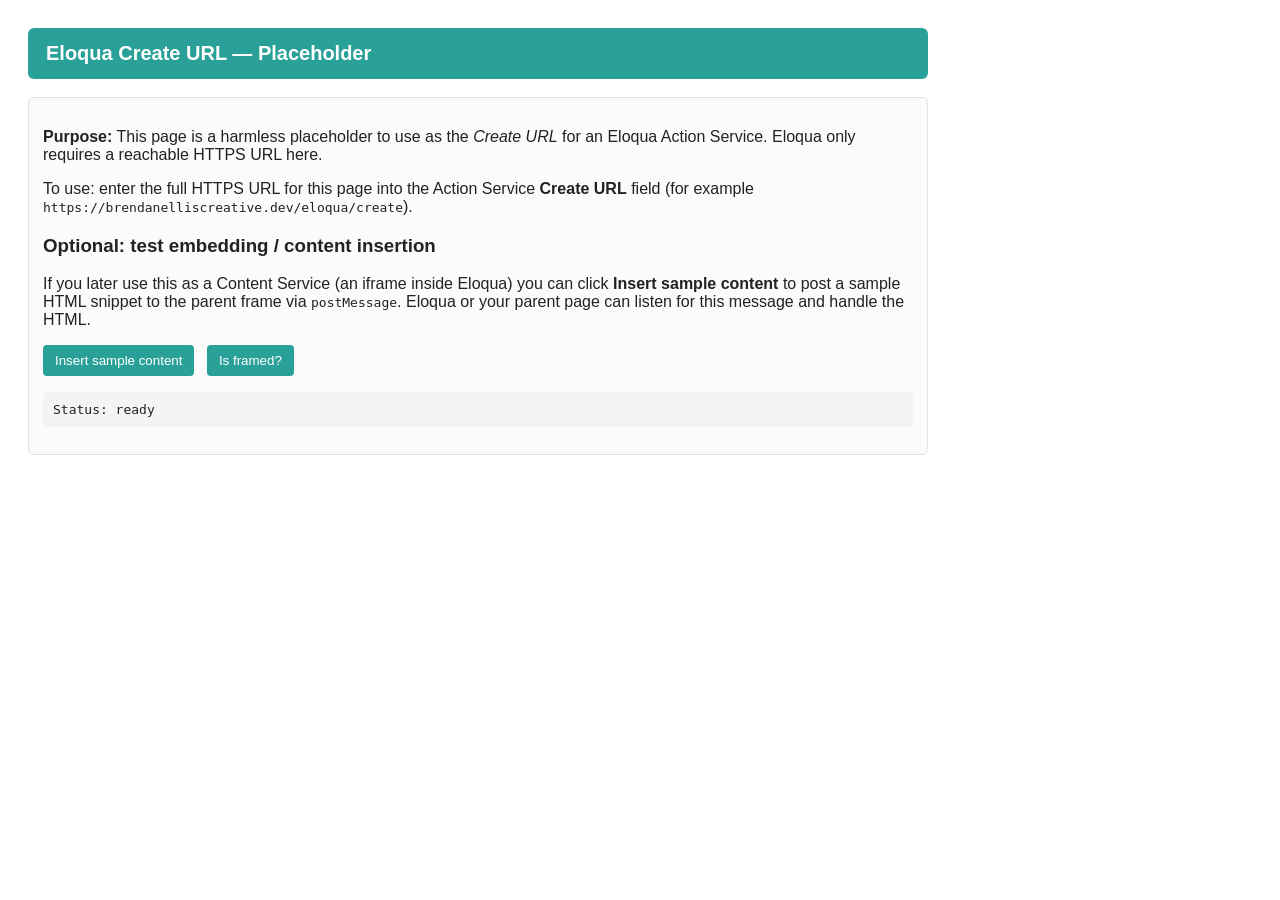
<file: eloqua/create/index.html>
<!doctype html>
<html>
<head>
  <meta charset="utf-8">
  <title>Eloqua Create URL Placeholder</title>

  <!-- Allow Eloqua to frame this page (adjust hostname if needed) -->
  <meta http-equiv="Content-Security-Policy"
        content="frame-ancestors 'self' https://secure.p03.eloqua.com https://login.eloqua.com">

  <meta name="viewport" content="width=device-width,initial-scale=1">
  <style>
    body { font-family: Arial, Helvetica, sans-serif; color:#222; margin:28px; max-width:900px; }
    header { background:#2AA198; color:#fff; padding:14px 18px; border-radius:6px; margin-bottom:18px; }
    h1 { margin:0; font-size:20px; }
    .card { border:1px solid #e2e2e2; padding:14px; border-radius:6px; background:#fbfbfb; }
    button { background:#2AA198; color:#fff; border:none; padding:8px 12px; border-radius:4px; cursor:pointer; margin-right:8px; }
    pre { background:#f4f4f4; padding:10px; border-radius:4px; white-space:pre-wrap; }
  </style>
</head>
<body>
  <header>
    <h1>Eloqua Create URL — Placeholder</h1>
  </header>

  <div class="card">
    <p><strong>Purpose:</strong> This page is a harmless placeholder to use as the <em>Create URL</em> for an Eloqua Action Service. Eloqua only requires a reachable HTTPS URL here.</p>

    <p>To use: enter the full HTTPS URL for this page into the Action Service <strong>Create URL</strong> field (for example <code>https://brendanelliscreative.dev/eloqua/create</code>).</p>

    <h3>Optional: test embedding / content insertion</h3>
    <p>If you later use this as a Content Service (an iframe inside Eloqua) you can click <strong>Insert sample content</strong> to post a sample HTML snippet to the parent frame via <code>postMessage</code>. Eloqua or your parent page can listen for this message and handle the HTML.</p>

    <p>
      <button id="insert">Insert sample content</button>
      <button id="testFrame">Is framed?</button>
    </p>

    <pre id="out">Status: ready</pre>
  </div>

  <script>
    // Sample snippet returned to parent if used as Content Service
    var snippet = '<div style="border:2px solid #2AA198;padding:12px;border-radius:6px;"><h2>Sample content</h2><p>Inserted by placeholder.</p></div>';

    document.getElementById('testFrame').addEventListener('click', function () {
      var msg = (window.self !== window.top) ? 'This page is running inside an iframe.' : 'This page is NOT in an iframe.';
      document.getElementById('out').textContent = msg;
    });

    document.getElementById('insert').addEventListener('click', function () {
      try {
        // Generic postMessage. Parent can listen for {type:'eloqua.content.insert', html: ...}
        window.parent.postMessage({ type: 'eloqua.content.insert', html: snippet }, '*');
        document.getElementById('out').textContent = 'Posted sample snippet to parent (postMessage).';
      } catch (err) {
        document.getElementById('out').textContent = 'postMessage failed: ' + err;
      }
    });
  </script>
</body>
</html>
</file>
